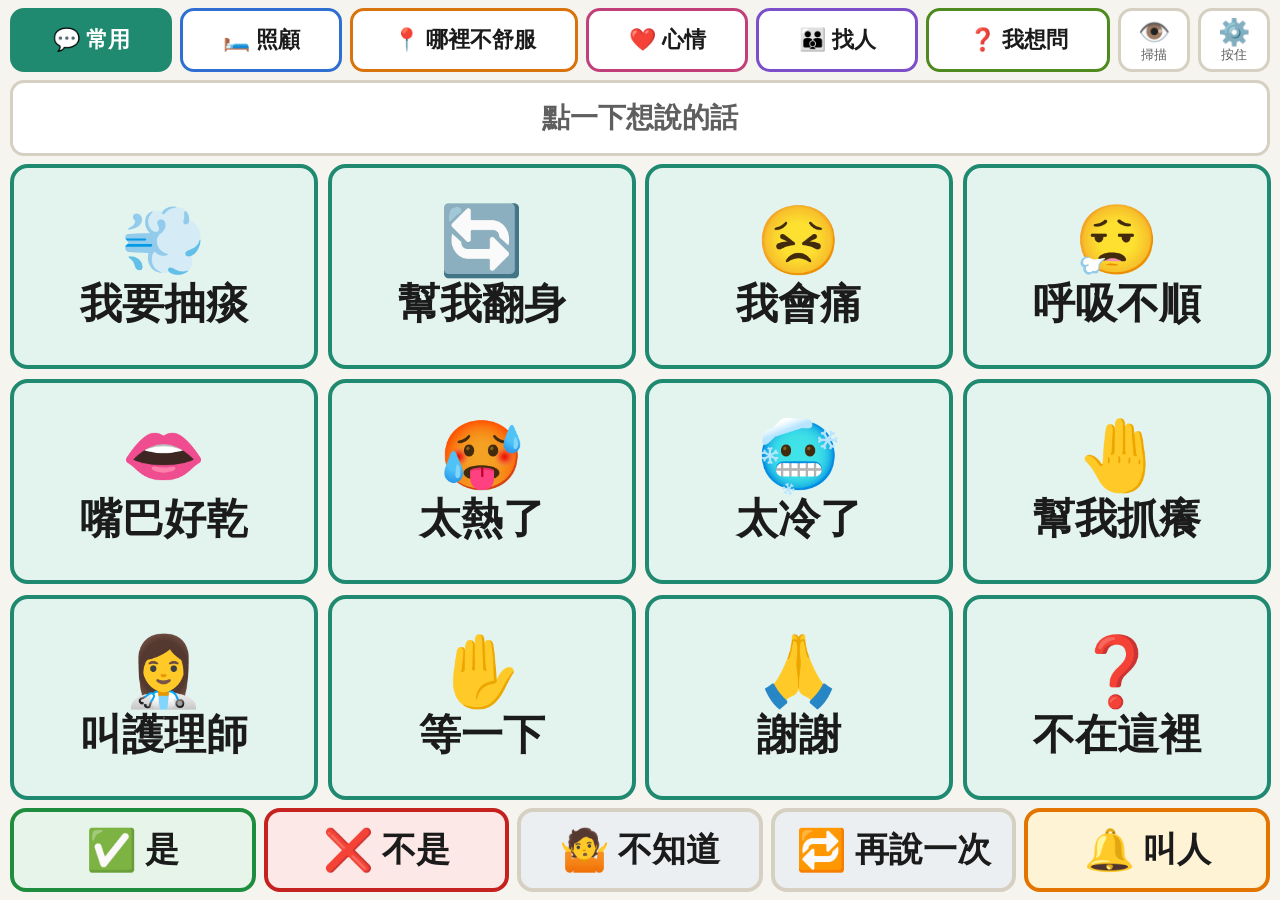
<file: index.html>
<!doctype html>
<html lang="zh-Hant-TW">
<head>
<meta charset="utf-8">
<meta name="viewport" content="width=device-width,initial-scale=1,viewport-fit=cover,user-scalable=no">
<meta name="apple-mobile-web-app-capable" content="yes">
<meta name="mobile-web-app-capable" content="yes">
<meta name="apple-mobile-web-app-status-bar-style" content="default">
<meta name="apple-mobile-web-app-title" content="說說板">
<meta name="theme-color" content="#1f6f5c">
<title>說說板</title>
<link rel="manifest" href="manifest.webmanifest">
<link rel="apple-touch-icon" href="icons/apple-touch-icon.png">
<link rel="icon" href="icons/icon.svg" type="image/svg+xml">
<link rel="stylesheet" href="style.css">
</head>
<body>
<div id="app">
  <header class="top">
    <nav id="tabs" class="tabs" aria-label="分類"></nav>
    <button id="btnScan" class="icon-btn" aria-label="掃描模式"><span>👁️</span><small>掃描</small></button>
    <button id="btnSettings" class="icon-btn hold" aria-label="設定（按住一秒）"><i class="ring"></i><span>⚙️</span><small>按住</small></button>
  </header>

  <section id="banner" class="banner" aria-live="polite"><span id="bannerText">點一下想說的話</span></section>

  <main id="grid" class="grid"></main>

  <footer class="bottom">
    <div id="pager" class="pager">
      <button id="prev" class="pg">◀ 上一頁</button>
      <span id="pageInfo"></span>
      <button id="next" class="pg">下一頁 ▶</button>
    </div>
    <div id="quick" class="quick"></div>
  </footer>
</div>

<div id="editBar" class="edit-bar" hidden>
  <span>✏️ 編輯模式：點格子修改，按「＋」新增</span>
  <button id="btnDoneEdit" class="primary">完成</button>
</div>

<div id="scanBar" class="scan-bar" hidden>
  <button id="scanSelect" class="scan-select">👍 選這個</button>
  <button id="scanStop" class="scan-stop">停止</button>
</div>

<div id="alertOverlay" class="alert-overlay" hidden>
  <div class="alert-text">🔔 請過來一下！</div>
  <button id="alertClose" class="alert-close">我來了（關閉）</button>
</div>

<dialog id="dlgItem">
  <form method="dialog" class="dlg" onsubmit="return false">
    <h2 id="itemTitle">編輯格子</h2>
    <div class="row2">
      <label class="emoji-field">圖示<input id="fEmoji" maxlength="16" autocomplete="off"></label>
      <label class="grow">顯示文字<input id="fText" maxlength="20" autocomplete="off"></label>
    </div>
    <label>實際唸出的話（可留白，留白就唸顯示文字）<input id="fSay" maxlength="60" autocomplete="off"></label>
    <fieldset class="rec">
      <legend>家人錄音（可以錄台語，有錄音就優先播錄音）</legend>
      <div class="btns">
        <button type="button" id="recBtn">🎙️ 開始錄音</button>
        <button type="button" id="recPlay">▶️ 試聽</button>
        <button type="button" id="recDel">🗑️ 刪除錄音</button>
      </div>
      <small id="recStatus"></small>
    </fieldset>
    <div id="moveRow" class="row2">
      <button type="button" id="mvPrev">◀ 往前移</button>
      <button type="button" id="mvNext">往後移 ▶</button>
      <label class="grow">移到分類<select id="fCat"></select></label>
    </div>
    <div class="actions">
      <button type="button" id="itemDelete" class="danger">刪除這格</button>
      <span class="sp"></span>
      <button type="button" id="itemCancel">取消</button>
      <button type="button" id="itemSave" class="primary">儲存</button>
    </div>
  </form>
</dialog>

<dialog id="dlgSettings">
  <form method="dialog" class="dlg" onsubmit="return false">
    <h2>設定</h2>

    <fieldset>
      <legend>版面</legend>
      <label>每列幾格 <select id="sCols"><option>2</option><option>3</option><option>4</option><option>5</option></select></label>
      <label>每頁幾列 <select id="sRows"><option>1</option><option>2</option><option>3</option><option>4</option></select></label>
      <label class="check"><input type="checkbox" id="sNight"> 夜間模式（深色）</label>
      <label class="check"><input type="checkbox" id="sWake"> 螢幕保持亮著</label>
    </fieldset>

    <fieldset>
      <legend>聲音</legend>
      <label>語速 <input type="range" id="sRate" min="0.5" max="1.3" step="0.1"> <output id="sRateOut"></output></label>
      <label>電腦語音 <select id="sVoice"></select></label>
      <button type="button" id="sTest">🔊 試聽</button>
    </fieldset>

    <fieldset>
      <legend>聲音檢查（沒聲音時用）</legend>
      <div class="btns">
        <button type="button" id="sBeep">① 播提示音</button>
        <button type="button" id="sSpeak">② 測試說話</button>
      </div>
      <pre id="diagOut" class="diag">依序按 ① 和 ②，再把這一區截圖傳給幫忙的人。</pre>
    </fieldset>

    <fieldset>
      <legend>掃描模式（照顧者陪同用）</legend>
      <label>每格停留 <select id="sScan">
        <option value="1500">1.5 秒</option><option value="2000">2 秒</option><option value="2500">2.5 秒</option>
        <option value="3000">3 秒</option><option value="4000">4 秒</option><option value="5000">5 秒</option>
      </select></label>
      <label class="check"><input type="checkbox" id="sScanSpeak"> 掃描時唸出每一格</label>
    </fieldset>

    <fieldset>
      <legend>分類</legend>
      <div id="catList" class="cat-list"></div>
      <button type="button" id="catAdd">＋ 新增分類</button>
    </fieldset>

    <fieldset>
      <legend>編輯與備份</legend>
      <div class="btns">
        <button type="button" id="sEdit" class="primary">✏️ 進入編輯模式</button>
        <button type="button" id="sExport">⬇️ 匯出備份</button>
        <label class="file-btn">⬆️ 匯入備份<input type="file" id="sImport" accept="application/json,.json" hidden></label>
        <button type="button" id="sReset" class="danger">還原預設</button>
      </div>
      <small>資料只存在這台平板上，不會上傳。換平板時用「匯出／匯入」搬過去（錄音也會一起帶走）。</small>
    </fieldset>

    <div class="actions">
      <span class="sp"></span>
      <button type="button" id="sClose" class="primary">關閉</button>
    </div>
  </form>
</dialog>

<script src="data.js"></script>
<script src="app.js"></script>
</body>
</html>
</file>
<file: style.css>
:root {
  --bg: #f6f4ef; --fg: #1b1b1b; --muted: #5f5f5f; --card: #ffffff; --line: #d6d0c2;
  --accent: #1f6f5c; --yes: #1e8e3e; --no: #c5221f; --warn: #e37400; --hi: #ffb300;
  --yes-bg: #e6f4ea; --no-bg: #fce8e6; --idk-bg: #eceff1; --warn-bg: #fff3d6;
  color-scheme: light;
}
body.night {
  --bg: #0f1112; --fg: #f1f1f1; --muted: #a9a9a9; --card: #1b1e20; --line: #34393d;
  --accent: #5fc3a8; --yes-bg: #17301f; --no-bg: #3a1a18; --idk-bg: #23282b; --warn-bg: #3a2a0c;
  color-scheme: dark;
}

/* category colours: --c = border/active, --tint = tile background */
.c-teal   { --c: #1f8a70; --tint: #e3f4ef; }
.c-blue   { --c: #2f6fd1; --tint: #e5eefb; }
.c-orange { --c: #d9730d; --tint: #fdeedc; }
.c-pink   { --c: #c2407a; --tint: #fbe6ef; }
.c-purple { --c: #7b4fc9; --tint: #efe8fa; }
.c-green  { --c: #4f8a1f; --tint: #ecf5e1; }
.c-gray   { --c: #5f6b73; --tint: #eceff1; }
body.night .c-teal   { --tint: #12302a; }
body.night .c-blue   { --tint: #142338; }
body.night .c-orange { --tint: #33230f; }
body.night .c-pink   { --tint: #33182a; }
body.night .c-purple { --tint: #261c38; }
body.night .c-green  { --tint: #1d2b12; }
body.night .c-gray   { --tint: #22282b; }

* { box-sizing: border-box; }
[hidden] { display: none !important; }
html, body {
  margin: 0; height: 100%; background: var(--bg); color: var(--fg);
  font-family: -apple-system, "PingFang TC", "Noto Sans TC", "Microsoft JhengHei", sans-serif;
  -webkit-user-select: none; user-select: none; -webkit-touch-callout: none;
  touch-action: manipulation; overflow: hidden;
}
button, select, input { font: inherit; color: inherit; }
button { cursor: pointer; -webkit-tap-highlight-color: transparent; }

#app {
  height: 100vh; height: 100dvh;
  display: grid; grid-template-rows: auto auto 1fr auto; gap: 8px;
  padding: max(8px, env(safe-area-inset-top)) max(10px, env(safe-area-inset-right))
           max(8px, env(safe-area-inset-bottom)) max(10px, env(safe-area-inset-left));
}

/* ---------- header ---------- */
.top { display: flex; gap: 8px; align-items: stretch; min-width: 0; }
.tabs { flex: 1; display: flex; gap: 8px; overflow-x: auto; scrollbar-width: none; min-width: 0; }
.tabs::-webkit-scrollbar { display: none; }
.tab {
  flex: 1 0 auto; min-width: 96px; min-height: 64px; padding: 4px 14px;
  font-size: 22px; font-weight: 800; border-radius: 14px;
  border: 3px solid var(--c); background: var(--card); color: var(--fg);
  display: flex; align-items: center; justify-content: center; gap: 6px; white-space: nowrap;
}
.tab.active { background: var(--c); color: #fff; }
.icon-btn {
  position: relative; overflow: hidden; min-width: 72px; min-height: 64px;
  border-radius: 14px; border: 3px solid var(--line); background: var(--card);
  display: flex; flex-direction: column; align-items: center; justify-content: center;
  font-size: 26px; line-height: 1;
}
.icon-btn small { font-size: 13px; color: var(--muted); margin-top: 3px; }
.icon-btn.on { background: var(--hi); border-color: var(--hi); }
.icon-btn.on small { color: #000; }
.hold .ring {
  position: absolute; inset: 0; background: var(--accent); opacity: .35;
  transform: scaleY(0); transform-origin: bottom; pointer-events: none;
}
.hold.holding .ring { transition: transform 1s linear; transform: scaleY(1); }

/* ---------- banner ---------- */
.banner {
  min-height: 76px; padding: 4px 16px; border-radius: 14px;
  background: var(--card); border: 3px solid var(--line);
  display: flex; align-items: center; justify-content: center; text-align: center;
  font-size: clamp(28px, 5vw, 50px); font-weight: 900; line-height: 1.15;
}
.banner.idle { color: var(--muted); font-weight: 600; font-size: clamp(20px, 3vw, 28px); }
.banner.pop { animation: pop .35s ease-out; }
@keyframes pop { from { transform: scale(1.04); background: var(--hi); } to { transform: none; } }

/* ---------- grid ---------- */
.grid { display: grid; gap: 10px; min-height: 0; }
.tile {
  container-type: size; position: relative; overflow: hidden; min-height: 0; min-width: 0;
  border-radius: 18px; border: 4px solid var(--c); background: var(--tint); color: var(--fg);
  display: flex; flex-direction: column; align-items: center; justify-content: center;
  gap: 3%; padding: 4px 6px;
}
.tile .em { font-size: 44px; font-size: min(36cqh, 40cqw); line-height: 1; }
.tile .tx {
  font-size: 26px; font-size: min(22cqh, 24cqw); font-weight: 900; line-height: 1.15;
  text-align: center; word-break: break-all;
}
.tile .badge { position: absolute; top: 6px; right: 8px; font-size: 18px; opacity: .8; }
.tile.empty { border: 3px dashed var(--line); background: transparent; }
.tile.add { border-style: dashed; background: transparent; color: var(--muted); }
.tile.flash { animation: flash .5s ease-out; }
@keyframes flash { 0% { background: var(--hi); transform: scale(.96); } 100% { transform: none; } }
.tile.scan-hi { outline: 10px solid var(--hi); outline-offset: -2px; transform: scale(1.03); z-index: 2; box-shadow: 0 0 0 4px #000; }
.tile.chosen { outline: 10px solid var(--yes); outline-offset: -2px; }
body.editing .tile:not(.empty) { animation: wiggle 1.6s ease-in-out infinite; }
@keyframes wiggle { 0%,100% { transform: rotate(0); } 50% { transform: rotate(.6deg); } }

/* ---------- footer ---------- */
.bottom { display: grid; gap: 8px; }
.pager { display: flex; align-items: center; gap: 10px; }
.pager.single { display: none; }
.pager #pageInfo { flex: 0 0 auto; font-size: 20px; font-weight: 700; color: var(--muted); min-width: 70px; text-align: center; }
.pg {
  flex: 1; min-height: clamp(44px, 7vh, 60px); font-size: 22px; font-weight: 800; border-radius: 14px;
  border: 3px solid var(--line); background: var(--card);
}
.pg:disabled { opacity: .35; }
.quick { display: grid; grid-template-columns: repeat(5, 1fr); gap: 8px; }
.q {
  min-height: clamp(52px, 10vh, 84px); border-radius: 16px; border: 4px solid var(--line); background: var(--card);
  display: flex; align-items: center; justify-content: center; gap: 8px;
  font-size: clamp(18px, 2.7vw, 34px); font-weight: 900; padding: 2px 6px; white-space: nowrap;
}
.q .em { font-size: 1.2em; }
.q.yes { border-color: var(--yes); background: var(--yes-bg); }
.q.no { border-color: var(--no); background: var(--no-bg); }
.q.idk { background: var(--idk-bg); }
.q.alert { border-color: var(--warn); background: var(--warn-bg); }
.q.flash { animation: flash .5s ease-out; }

/* ---------- edit / scan bars ---------- */
.edit-bar {
  position: fixed; left: 50%; transform: translateX(-50%); top: calc(max(8px, env(safe-area-inset-top)) + 78px);
  z-index: 20; display: flex; gap: 14px; align-items: center;
  background: #ffe082; color: #000; padding: 10px 14px 10px 20px; border-radius: 16px;
  font-size: 20px; font-weight: 700; box-shadow: 0 6px 24px rgba(0,0,0,.25);
}
.scan-bar {
  position: fixed; left: 0; right: 0; bottom: 0; z-index: 20; display: flex; gap: 10px;
  padding: 10px max(10px, env(safe-area-inset-right)) max(10px, env(safe-area-inset-bottom)) max(10px, env(safe-area-inset-left));
  background: rgba(0,0,0,.55);
}
.scan-select { flex: 1; min-height: 130px; font-size: 44px; font-weight: 900; border-radius: 20px; border: 0; background: var(--yes); color: #fff; }
.scan-stop { min-width: 140px; font-size: 24px; font-weight: 800; border-radius: 20px; border: 0; background: #fff; color: #000; }
body.scanning #app { padding-bottom: 160px; }
body.scanning .quick, body.scanning .pager { visibility: hidden; }

/* ---------- alert ---------- */
.alert-overlay {
  position: fixed; inset: 0; z-index: 50; display: flex; flex-direction: column;
  align-items: center; justify-content: center; gap: 40px;
  background: #c5221f; color: #fff; animation: blink 1s steps(2) infinite;
}
.alert-overlay[hidden] { display: none; }
@keyframes blink { 50% { background: #ff6d00; } }
.alert-text { font-size: clamp(48px, 9vw, 110px); font-weight: 900; text-align: center; }
.alert-close { font-size: 32px; font-weight: 800; padding: 18px 40px; border-radius: 20px; border: 0; background: #fff; color: #c5221f; }

/* ---------- dialogs ---------- */
dialog {
  border: 0; border-radius: 20px; padding: 0; max-width: min(720px, 94vw); width: 100%;
  max-height: 92dvh; background: var(--card); color: var(--fg);
  -webkit-user-select: text; user-select: text;
}
dialog::backdrop { background: rgba(0,0,0,.5); }
.dlg { display: grid; gap: 14px; padding: 20px 22px; font-size: 19px; }
.dlg h2 { margin: 0; font-size: 26px; }
.dlg label { display: grid; gap: 4px; font-weight: 600; }
.dlg label.check { display: flex; align-items: center; gap: 10px; }
.dlg label.check input { width: 26px; height: 26px; }
.dlg input:not([type]), .dlg input[type=text], .dlg select {
  min-height: 52px; padding: 6px 12px; border-radius: 12px; border: 2px solid var(--line);
  background: var(--bg); font-size: 22px; width: 100%;
}
.dlg input[type=range] { width: 100%; }
.dlg fieldset { border: 2px solid var(--line); border-radius: 14px; display: grid; gap: 12px; padding: 10px 14px 14px; margin: 0; }
.dlg legend { font-weight: 800; padding: 0 6px; }
.dlg button, .file-btn, .link-btn {
  min-height: 52px; padding: 6px 16px; border-radius: 12px; border: 2px solid var(--line);
  background: var(--bg); font-weight: 700; font-size: 19px; display: inline-flex; align-items: center; justify-content: center;
}
.dlg .primary, .edit-bar .primary { background: var(--accent); border-color: var(--accent); color: #fff; }
.edit-bar .primary { min-height: 48px; padding: 6px 20px; border-radius: 12px; border: 0; font-size: 20px; font-weight: 800; }
.dlg .danger { background: transparent; border-color: var(--no); color: var(--no); }
.dlg .btns { display: flex; flex-wrap: wrap; gap: 10px; }
.dlg .row2 { display: flex; gap: 10px; align-items: end; flex-wrap: wrap; }
.dlg .grow { flex: 1 1 200px; }
.dlg .emoji-field { flex: 0 0 110px; }
.dlg .emoji-field input { text-align: center; font-size: 32px; }
.dlg .actions { display: flex; gap: 10px; align-items: center; flex-wrap: wrap; }
.dlg .sp { flex: 1; }
.dlg small { color: var(--muted); font-size: 16px; }
#recBtn.recording { background: var(--no); border-color: var(--no); color: #fff; }
.cat-list { display: grid; gap: 8px; }
.cat-row { display: flex; gap: 6px; align-items: center; }
.cat-row input.cat-emoji { flex: 0 0 64px; text-align: center; min-height: 48px; border-radius: 10px; border: 2px solid var(--line); background: var(--bg); font-size: 24px; }
.cat-row input.cat-name { flex: 1; min-width: 0; min-height: 48px; padding: 4px 10px; border-radius: 10px; border: 2px solid var(--line); background: var(--bg); font-size: 20px; }
.cat-row select { flex: 0 0 auto; width: auto; min-height: 48px; }
.cat-row button { min-width: 48px; padding: 4px 8px; }

@media (max-width: 700px) {
  .q { flex-direction: column; gap: 0; font-size: clamp(14px, 3.6vw, 22px); }
  .tab { min-width: 72px; font-size: 18px; padding: 4px 8px; }
  .tab .tname { display: none; }
  .tab.active .tname { display: inline; }
}

@media (max-height: 600px) {
  .banner { min-height: 52px; font-size: clamp(22px, 4vw, 36px); }
  .tab, .icon-btn { min-height: 52px; }
}
.link-btn { color: var(--fg); text-decoration: none; }
.diag { margin: 0; white-space: pre-wrap; font: 16px/1.6 ui-monospace, Menlo, Consolas, monospace; background: var(--bg); border-radius: 10px; padding: 10px 12px; -webkit-user-select: text; user-select: text; }
</file>
